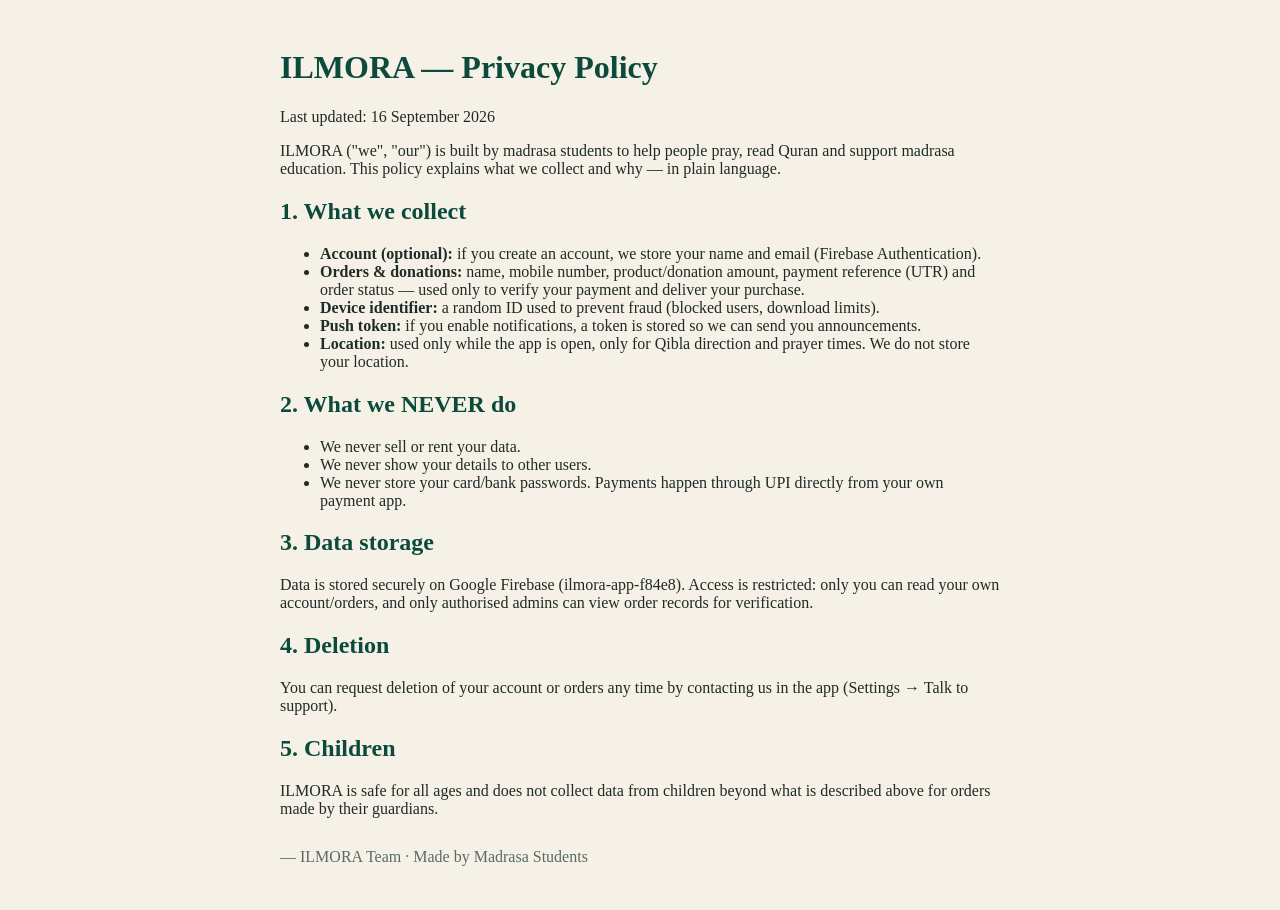
<file: privacy.html>
<!DOCTYPE html>
<html lang="en"><head><meta charset="utf-8"><meta name="viewport" content="width=device-width,initial-scale=1">
<title>ILMORA — Privacy Policy</title></head>
<body style="font-family:Georgia,serif;background:#F6F1E7;color:#1E2B27;max-width:720px;margin:0 auto;padding:28px 18px">
<h1 style="color:#0C4A3C">ILMORA — Privacy Policy</h1>
<p>Last updated: 16 September 2026</p>
<p>ILMORA ("we", "our") is built by madrasa students to help people pray, read Quran and support madrasa education. This policy explains what we collect and why — in plain language.</p>
<h2 style="color:#0C4A3C">1. What we collect</h2>
<ul>
<li><b>Account (optional):</b> if you create an account, we store your name and email (Firebase Authentication).</li>
<li><b>Orders &amp; donations:</b> name, mobile number, product/donation amount, payment reference (UTR) and order status — used only to verify your payment and deliver your purchase.</li>
<li><b>Device identifier:</b> a random ID used to prevent fraud (blocked users, download limits).</li>
<li><b>Push token:</b> if you enable notifications, a token is stored so we can send you announcements.</li>
<li><b>Location:</b> used only while the app is open, only for Qibla direction and prayer times. We do not store your location.</li>
</ul>
<h2 style="color:#0C4A3C">2. What we NEVER do</h2>
<ul><li>We never sell or rent your data.</li><li>We never show your details to other users.</li><li>We never store your card/bank passwords. Payments happen through UPI directly from your own payment app.</li></ul>
<h2 style="color:#0C4A3C">3. Data storage</h2>
<p>Data is stored securely on Google Firebase (ilmora-app-f84e8). Access is restricted: only you can read your own account/orders, and only authorised admins can view order records for verification.</p>
<h2 style="color:#0C4A3C">4. Deletion</h2>
<p>You can request deletion of your account or orders any time by contacting us in the app (Settings → Talk to support).</p>
<h2 style="color:#0C4A3C">5. Children</h2>
<p>ILMORA is safe for all ages and does not collect data from children beyond what is described above for orders made by their guardians.</p>
<p style="margin-top:30px;color:#5A6B66">— ILMORA Team · Made by Madrasa Students</p>
</body></html>
</file>
